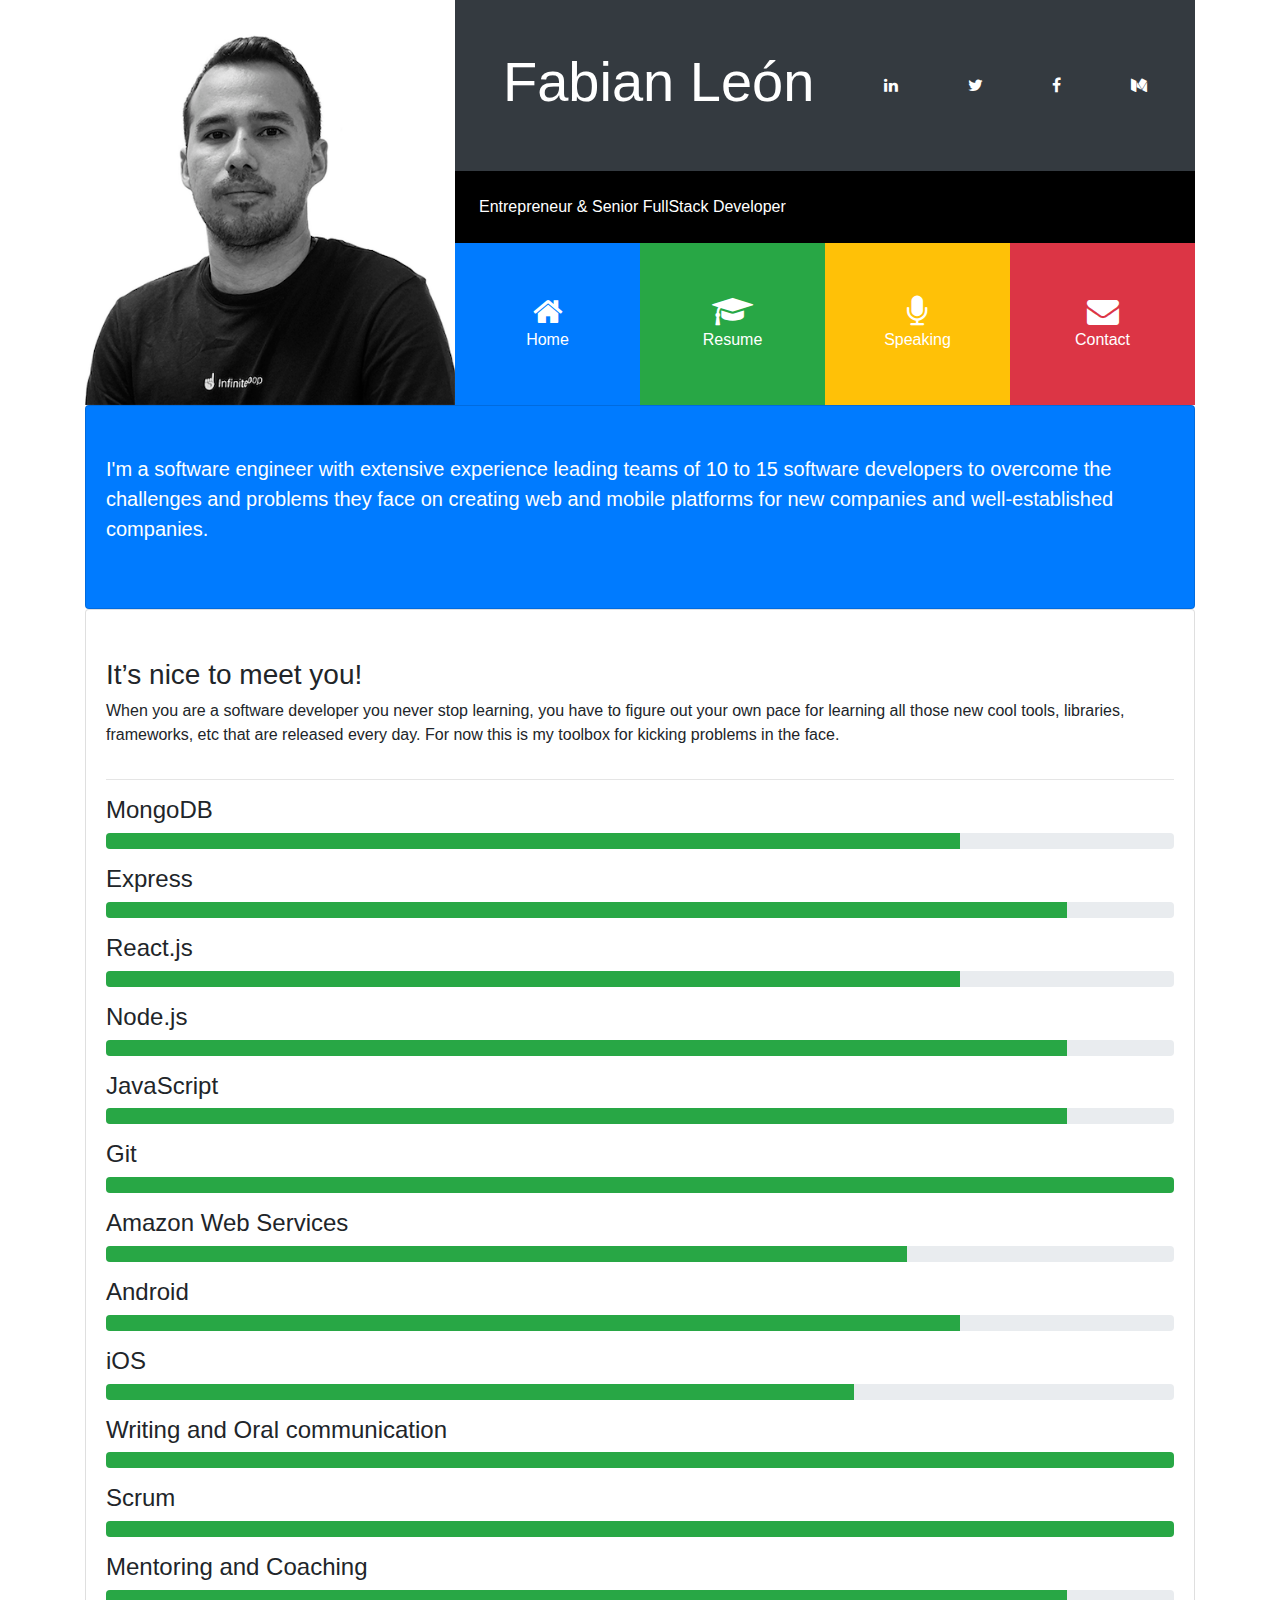
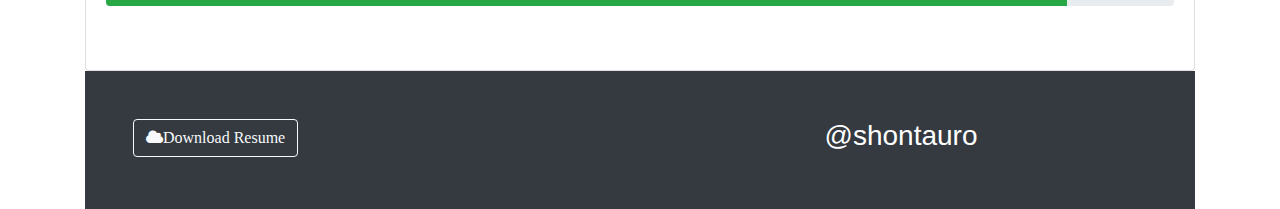
<file: index.html>
<!doctype html>
<html lang="en">

<head>
    <title>Fabian Leon</title>
    <link rel="icon" href="./img/fav.ico">
    <!-- Required meta tags -->
    <meta charset="utf-8">
    <meta name="viewport" content="width=device-width, initial-scale=1, shrink-to-fit=no">

    <!-- Bootstrap CSS -->
    <link rel="stylesheet" href="https://stackpath.bootstrapcdn.com/bootstrap/4.3.1/css/bootstrap.min.css"
        integrity="sha384-ggOyR0iXCbMQv3Xipma34MD+dH/1fQ784/j6cY/iJTQUOhcWr7x9JvoRxT2MZw1T" crossorigin="anonymous">

    <link rel="stylesheet" href="css/styles.css">
    <link rel="stylesheet" href="https://cdnjs.cloudflare.com/ajax/libs/font-awesome/4.7.0/css/font-awesome.min.css">

    <!-- Global site tag (gtag.js) - Google Analytics -->
    <script async src="https://www.googletagmanager.com/gtag/js?id=UA-128970399-2"></script>
    <script>
        window.dataLayer = window.dataLayer || [];
        function gtag() { dataLayer.push(arguments); }
        gtag('js', new Date());

        gtag('config', 'UA-128970399-2');
    </script>

</head>

<body>
    <div class="container">

        <!-- HEADER -->
        <header id="main-header">
            <div class="row no-gutters">

                <div class="col-lg-4 col-md-5">
                    <img src="img/me-black-white.png" alt="my picture">
                </div>

                <div class="col-lg-8 col-md-7">
                    <div class="d-flex flex-column">
                        <div class="p-5 bg-dark text-white">
                            <div class="d-flex flex-row justify-content-between align-items-center">
                                <h1 class="display-4">Fabian León</h1>

                                <!-- social networks -->
                                <div>
                                    <a href="https://www.linkedin.com/in/fabian-leon-ortega/?locale=en_US"
                                        class="text-white" target="_blank">
                                        <li class="fa fa-linkedin"></li>
                                    </a>
                                </div>
                                <div>
                                    <a href="https://twitter.com/shontauro" class="text-white" target="_blank">
                                        <i class="fa fa-twitter"></i>
                                    </a>
                                </div>
                                <div class="d-none d-md-block">
                                    <a href="https://www.facebook.com/shontauro" class="text-white" target="_blank">
                                        <li class="fa fa-facebook"></li>
                                    </a>
                                </div>
                                <div>
                                    <a href="https://medium.com/@shontauro" class="text-white" target="_blank">
                                        <li class="fa fa-medium"></li>
                                    </a>
                                </div>
                            </div>
                        </div>

                        <div class="p-4 bg-black">
                            Entrepreneur & Senior FullStack Developer
                        </div>

                        <!--Menu items-->
                        <div>
                            <div class="d-flex flex-row align-items-stretch text-white text-center">
                                <div class="port-item p-4 bg-primary" data-toggle="collapse" data-target="#home">
                                    <i class="fa fa-home fa-2x d-block"></i>
                                    <span class="d-none d-sm-block">Home</span>
                                </div>

                                <div class="port-item p-4 bg-success" data-toggle="collapse" data-target="#resume">
                                    <i class="fa fa-graduation-cap fa-2x d-block"></i>
                                    <span class="d-none d-sm-block">Resume</span>
                                </div>

                                <div class="port-item p-4 bg-warning" data-toggle="collapse" data-target="#speaking">
                                    <i class="fa fa-microphone fa-2x d-block"></i>
                                    <span class="d-none d-sm-block">Speaking</span>
                                </div>

                                <div class="port-item p-4 bg-danger" data-toggle="collapse" data-target="#contact">
                                    <i class="fa fa-envelope fa-2x d-block"></i>
                                    <span class="d-none d-sm-block">Contact</span>
                                </div>

                            </div>
                        </div>

                    </div>
                </div>
            </div>
        </header>

        <!-- HOME -->
        <div id="home" class="collapse show">
            <div class="card card-body bg-primary text-white py-5">
                <p class="lead">I'm a software engineer with extensive experience leading teams of 10 to 15
                    software developers to overcome the challenges and problems they face on creating web and mobile
                    platforms for new companies and well-established companies.</p>
            </div>

            <div class="card card-body py-5">
                <h3>It’s nice to meet you!</h3>
                <p>When you are a software developer you never stop learning, you have to figure out your own pace for
                    learning all those new cool tools, libraries, frameworks, etc that are released every day. For now
                    this is my toolbox for kicking problems in the face.</p>
                <hr>
                <h4>MongoDB</h4>
                <div class="progress mb-3">
                    <div class="progress-bar bg-success" style="width: 80%"></div>
                </div>
                <h4>Express</h4>
                <div class="progress mb-3">
                    <div class="progress-bar bg-success" style="width: 90%"></div>
                </div>
                <h4>React.js</h4>
                <div class="progress mb-3">
                    <div class="progress-bar bg-success" style="width: 80%"></div>
                </div>
                <h4>Node.js</h4>
                <div class="progress mb-3">
                    <div class="progress-bar bg-success" style="width: 90%"></div>
                </div>
                <h4>JavaScript</h4>
                <div class="progress mb-3">
                    <div class="progress-bar bg-success" style="width: 90%"></div>
                </div>
                <h4>Git</h4>
                <div class="progress mb-3">
                    <div class="progress-bar bg-success" style="width: 100%"></div>
                </div>
                <h4>Amazon Web Services</h4>
                <div class="progress mb-3">
                    <div class="progress-bar bg-success" style="width: 75%"></div>
                </div>
                <h4>Android</h4>
                <div class="progress mb-3">
                    <div class="progress-bar bg-success" style="width: 80%"></div>
                </div>
                <h4>iOS</h4>
                <div class="progress mb-3">
                    <div class="progress-bar bg-success" style="width: 70%"></div>
                </div>
                <h4>Writing and Oral communication</h4>
                <div class="progress mb-3">
                    <div class="progress-bar bg-success" style="width: 100%"></div>
                </div>
                <h4>Scrum</h4>
                <div class="progress mb-3">
                    <div class="progress-bar bg-success" style="width: 100%"></div>
                </div>
                <h4>Mentoring and Coaching</h4>
                <div class="progress mb-3">
                    <div class="progress-bar bg-success" style="width: 90%"></div>
                </div>
            </div>
        </div>

        <!-- RESUME -->
        <div id="resume" class="collapse">
            <div class="card card-body bg-success text-white py-5">
                <h2>My Resume</h2>
                <p class="lead"> I have been working in the software industry for the last eight years, during this time
                    I have played different roles in my career such as mobile developer, backend developer, Full stack
                    developer, CTO and CEO. I have experience dealing with customers, some times selling them
                    services and products and other times listening and providing them with support and consultancy for
                    their problems.
                </p>
            </div>

            <div class="card card-body py-5">
                <h3>Experience</h3>
                <p class="mb-5">These are some of the companies where I have worked recently.</p>
                <div class="resume-item d-flex flex-column flex-md-row justify-content-between mb-5">
                    <div class="resume-content">
                        <h3 class="mb-0">CTO & Founder</h3>
                        <div class="subheading mb-3">SunDevs Inc</div>
                        <ul>
                            <li>Lead and manage a team of 10-15 software developers and help them overcome the
                                challenges
                                and problems they face when building the products and platforms of our clients.</li>
                            <li>Monitor the progress of projects on a daily and weekly basis using tools such as jira to
                                ensure compliance with the sprints.</li>
                            <li>Mentoring and guidance 1 to 1 with each member of the development team, especially with
                                the lowest performers with the goal of continuously improving productivity.</li>
                            <li>Responsible for making decisions to hire / fire talent to improve the company's
                                productivity.</li>
                            <li>Leverage my experience and knowledge as a former developer and architect to lead teams
                                towards technical excellence and comply with the best practices and standards in the
                                industry.</li>
                        </ul>
                    </div>
                    <div class="resume-date text-md-right">
                        <span class="text-success">November 2014 - Present</span>
                    </div>
                </div>

                <div class="resume-item d-flex flex-column flex-md-row justify-content-between mb-5">
                    <div class="resume-content">
                        <h3 class="mb-0">CTO & Founder</h3>
                        <div class="subheading mb-3">Trinitip SAS</div>
                        <p class="text-justify">A platform to personalize the customer experience, automate marketing
                            and loyalty campaigns in bars, restaurants and hotels. The main objectives of the platform
                            were:</p>
                        <ul>
                            <li>Increase the recurrence of your customers in your business</li>
                            <li>Seamlessly capture your customers' contact information</li>
                            <li>Get real-time statistics of your customers' visits</li>
                        </ul>
                        <p class="text-justify">Basically I played almost every single role in this startup, from
                            recruiting the initial tech team with which I designed and developed the platform using
                            MongoDB, Express, Angular and Node.js, to deploying the platform on Amazon WebServices, all
                            the way to getting out of the office and finding customers to sell the platform and provide
                            support to our customers.
                        </p>
                    </div>
                    <div class="resume-date text-md-right">
                        <span class="text-success">March 2017 - November 2018</span>
                    </div>
                </div>

                <div class="resume-item d-flex flex-column flex-md-row justify-content-between mb-5">
                    <div class="resume-content">
                        <h3 class="mb-0">CTO</h3>
                        <div class="subheading mb-3">Pixcell Mapper Limited</div>
                        <p class="text-justify">A platform to personalize the customer experience, automate marketing
                            and loyalty campaigns in bars, restaurants and hotels. The main objectives of the platform
                            were:</p>
                        <ul>
                            <li>Developed the android & iOS Apps</li>
                            <li>Developed the Restful API on Ruby on Rails</li>
                            <li>Research and promote new technologies and best practices to implement within the company
                            </li>
                            <li>Recruiting the initial tech team for the platform</li>
                            <li>Run daily scrum meeting to monitor the status of the project</li>
                        </ul>

                    </div>
                    <div class="resume-date text-md-right">
                        <span class="text-success">September 2014 - February 2015</span>
                    </div>
                </div>

                <div class="resume-item d-flex flex-column flex-md-row justify-content-between mb-5">
                    <div class="resume-content">
                        <h3 class="mb-0">Senior Android Developer</h3>
                        <div class="subheading mb-3">Globant</div>
                        <ul>
                            <li>Developed native android applications</li>
                            <li>Report daily progress of the project to the PM</li>
                            <li>Perform code reviews to my teammates</li>
                        </ul>
                    </div>
                    <div class="resume-date text-md-right">
                        <span class="text-success">September 2013 - June 2014</span>
                    </div>
                </div>
            </div>
        </div>

        <!-- SPEAKING -->
        <div id="speaking" class="collapse">
            <div class="card card-body bg-warning text-white py-5">
                <h2>I like to learn by sharing!</h2>
                <p class="lead text-justify">As a Software Engineer and Entrepreneur that I am being, I like to share
                    what I have learned during my carreer with my teammates and the community, I have spoken to
                    different kind of audiences on topics such as entrepreneurship, career advicing, building startups
                    and software development.</p>
            </div>

            <h2 class="my-2">UPCOMING SPEAKING ENGAGEMENTS:</h2>
            <hr>

            <div class="text-center">
                <a class="p-4 btn btn-dark" href="mailto:fhleoinv@gmail.com">INQUIRE ABOUT SPEAKING ENGAGEMENTS</a>
            </div>
            <hr>
            <h4 class="pb-4">PAST SPEAKING HIGHLIGHTS:</h3>
                <ul>
                    <li>Seven Step Framework for building React Applications from Scratch - Colombia, Ibague, February
                        2019
                    </li>
                </ul>
        </div>

        <!-- CONTACT -->

        <div id="contact" class="collapse">
            <div class="card card-body bg-danger text-white py-5">
                <h2>Get In Touch</h2>
                <p class="lead text-justify">I like to be in touch with people that are doing pretty cool stuff, If you
                    are working in something that passionate you and you believe that I could help you, don't hesitate
                    to contact me.</p>
            </div>

            <div class="card card-body py-5">
                <form action="https://formspree.io/fhleoinv@gmail.com" method="POST">
                    <div class="form-group">
                        <div class="input-group input-group-lg">
                            <div class="input-group-prepend">
                                <span class="input-group-text bg-danger text-white">
                                    <i class="fa fa-user"></i>
                                </span>
                            </div>
                            <input type="text" class="form-control bg-dark text-white" name="name" placeholder="name">
                        </div>
                    </div>

                    <div class="form-group">
                        <div class="input-group input-group-lg">
                            <div class="input-group-prepend">
                                <span class="input-group-text bg-danger text-white">
                                    <i class="fa fa-envelope"></i>
                                </span>
                            </div>
                            <input type="email" class="form-control bg-dark text-white" name="email"
                                placeholder="Email">
                        </div>
                    </div>

                    <div class="form-group">
                        <div class="input-group input-group-lg">
                            <div class="input-group-prepend">
                                <span class="input-group-text bg-danger text-white">
                                    <i class="fa fa-pencil"></i>
                                </span>
                            </div>
                            <textarea type="text" class="form-control bg-dark text-white" name="message"
                                placeholder="Message"></textarea>
                        </div>
                    </div>

                    <input type="hidden" name="_subject" value="New submission from shontauro.github.io!">

                    <input type="submit" value="submit" class="btn btn-danger btn-block btn-lg">

                    <input type="hidden" name="_next" value="https://shontauro.github.io/thanks.html">
                </form>
            </div>
        </div>

        <!-- FOOTER -->
        <footer id="main-footer" class="p-5 bg-dark text-white">
            <div class="row">
                <div class="col-md-6">
                    <a href="https://docs.google.com/document/d/1ZAccVYauX7JyqLQMG4Pg3fncQ3LCR08ezRdrtCGOue8/edit?usp=sharing"
                        class="btn btn-outline-light" download target="_blank" download>
                        <i class="fa fa-cloud">Download Resume</i>
                    </a>
                </div>
                <div class="col-md-6">
                    <h3 class="text-white text-center">@shontauro</h3>
                </div>
            </div>
        </footer>
    </div>

    <!-- jQuery first, then Popper.js, then Bootstrap JS -->
    <script src="https://code.jquery.com/jquery-3.3.1.slim.min.js"
        integrity="sha384-q8i/X+965DzO0rT7abK41JStQIAqVgRVzpbzo5smXKp4YfRvH+8abtTE1Pi6jizo"
        crossorigin="anonymous"></script>
    <script src="https://cdnjs.cloudflare.com/ajax/libs/popper.js/1.14.7/umd/popper.min.js"
        integrity="sha384-UO2eT0CpHqdSJQ6hJty5KVphtPhzWj9WO1clHTMGa3JDZwrnQq4sF86dIHNDz0W1"
        crossorigin="anonymous"></script>
    <script src="https://stackpath.bootstrapcdn.com/bootstrap/4.3.1/js/bootstrap.min.js"
        integrity="sha384-JjSmVgyd0p3pXB1rRibZUAYoIIy6OrQ6VrjIEaFf/nJGzIxFDsf4x0xIM+B07jRM"
        crossorigin="anonymous"></script>

    <script>
        $('.port-item').click(function () {
            $('.collapse').collapse('hide');
        });
    </script>
</body>

</html>
</file>
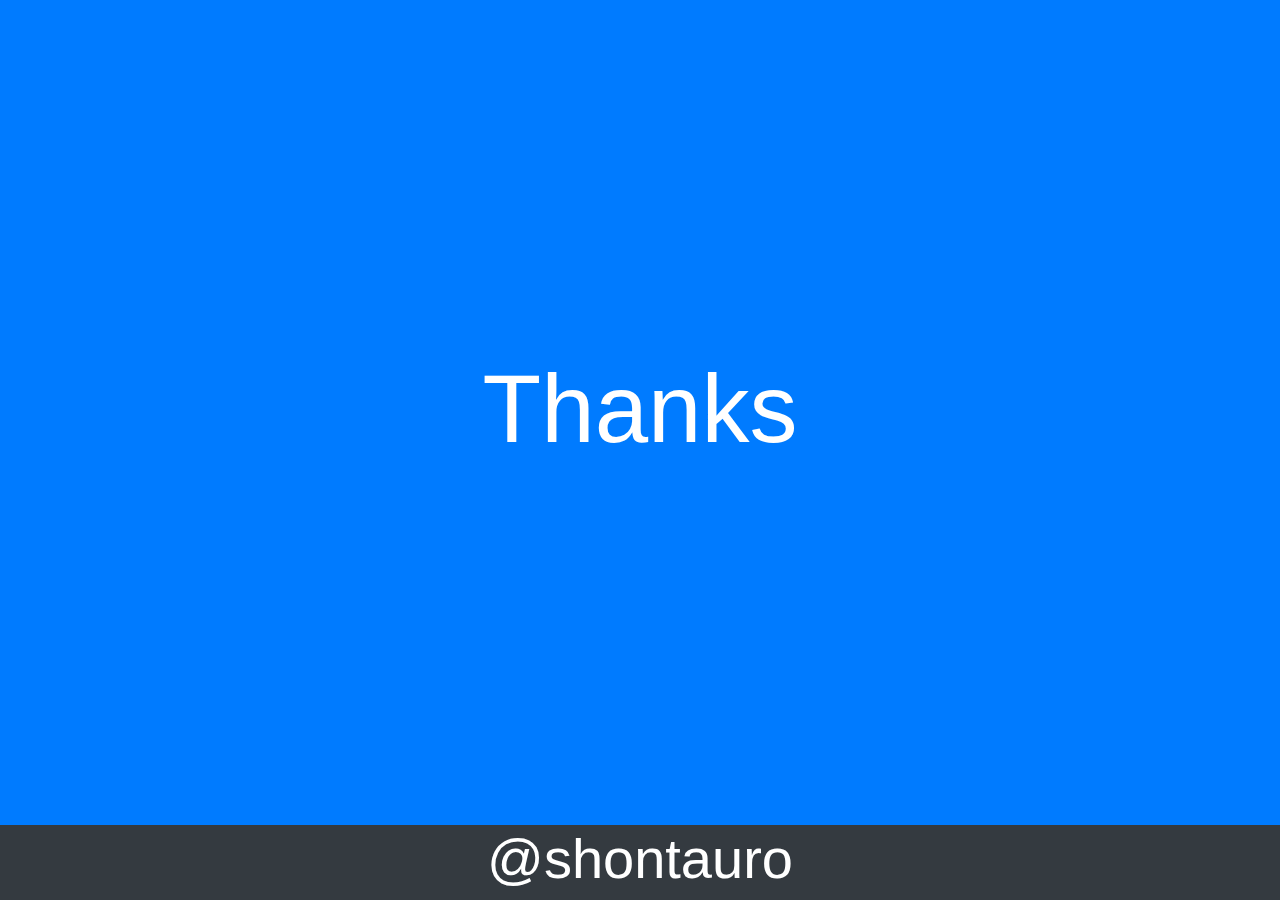
<file: thanks.html>
<!doctype html>
<html lang="en">

<head>
    <title>Fabian Leon</title>
    <link rel="icon" href="./img/fav.ico">
    <!-- Required meta tags -->
    <meta charset="utf-8">
    <meta name="viewport" content="width=device-width, initial-scale=1, shrink-to-fit=no">

    <!-- Bootstrap CSS -->
    <link rel="stylesheet" href="https://stackpath.bootstrapcdn.com/bootstrap/4.3.1/css/bootstrap.min.css"
        integrity="sha384-ggOyR0iXCbMQv3Xipma34MD+dH/1fQ784/j6cY/iJTQUOhcWr7x9JvoRxT2MZw1T" crossorigin="anonymous">

    <link rel="stylesheet" href="css/styles.css">
</head>

<body>
    <div class="container-fluid bg-primary p-0 h-100 d-flex flex-column">
        <div class="row no-gutters flex-fill d-flex align-items-center">
            <div class="col">
                <h1 class="text-white text-center display-1">Thanks</h1>
            </div>
        </div>

        <div class="row bg-dark">
            <div class="col">
                <h3 class="text-white text-center display-4">@shontauro</h1>
            </div>
        </div>
    </div>
</body>

</html>
</file>
<file: css/styles.css>
body {
    font-family: 'Muli', -apple-system, BlinkMacSystemFont, 'Segoe UI', Roboto, 'Helvetica Neue', Arial, sans-serif, 'Apple Color Emoji', 'Segoe UI Emoji', 'Segoe UI Symbol', 'Noto Color Emoji';
}

html, body {
    height: 100%;
}

.flex-fill {
    flex: 1;
}

#main-header img {
    width: 100%;
    height: 100%;
}

#main-header .port-item {
    width: 25%;
}

#main-header .port-item:hover {
    opacity: 0.8;
    cursor: pointer;
}

#resume .resume-item .resume-date {
    min-width: none;
}

#speaking ul {
    list-style-type: none;
}

.subheading {
    text-transform: uppercase;
    font-weight: 500;
    font-family: 'Saira Extra Condensed', -apple-system, BlinkMacSystemFont, 'Segoe UI', Roboto, 'Helvetica Neue', Arial, sans-serif, 'Apple Color Emoji', 'Segoe UI Emoji', 'Segoe UI Symbol', 'Noto Color Emoji';
    font-size: 1.5rem;
    color: #868e96;
}

.bg-black {
    color: white;
    background: black;
}

@media (min-width: 1200px) {
    .port-item {
        padding: 3.3em !important;
    }
}

@media (min-width: 768px) {
    .resume-item .resume-date {
        min-width: 18rem;
    }
}
</file>
